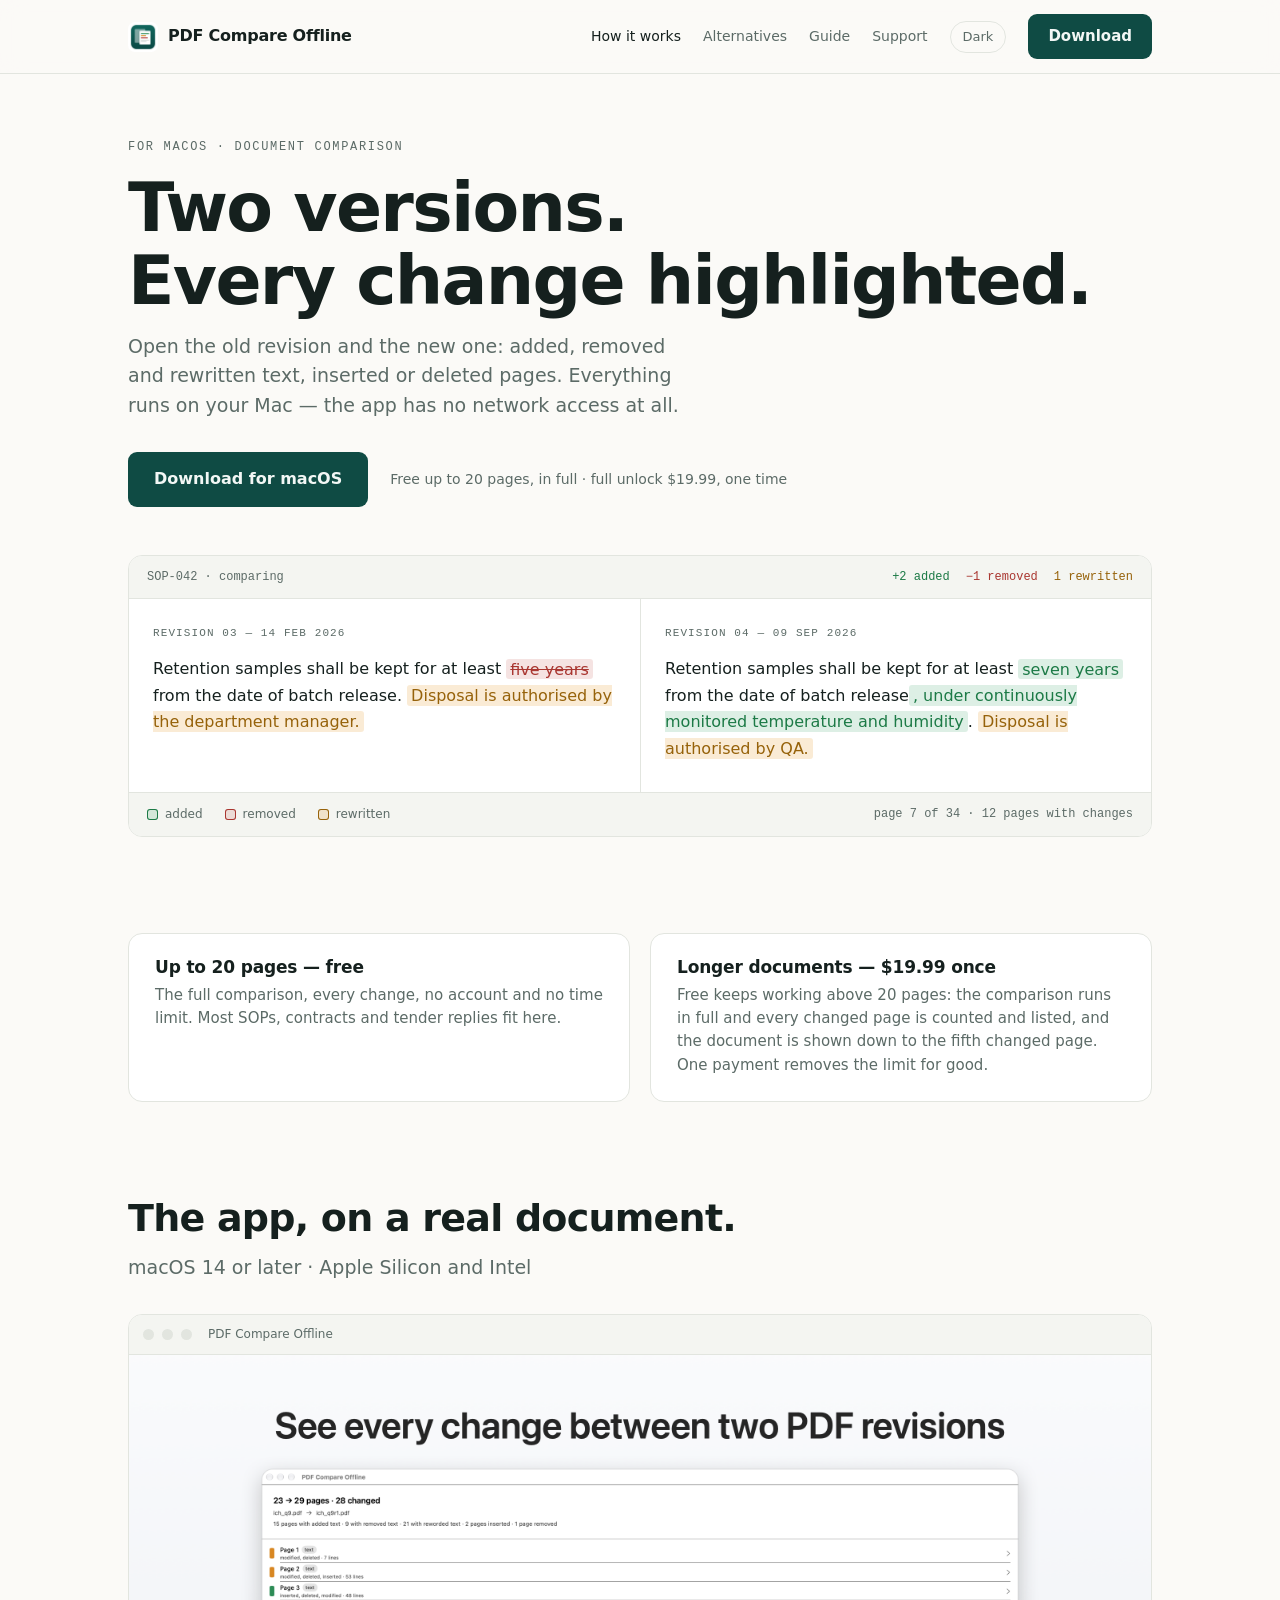
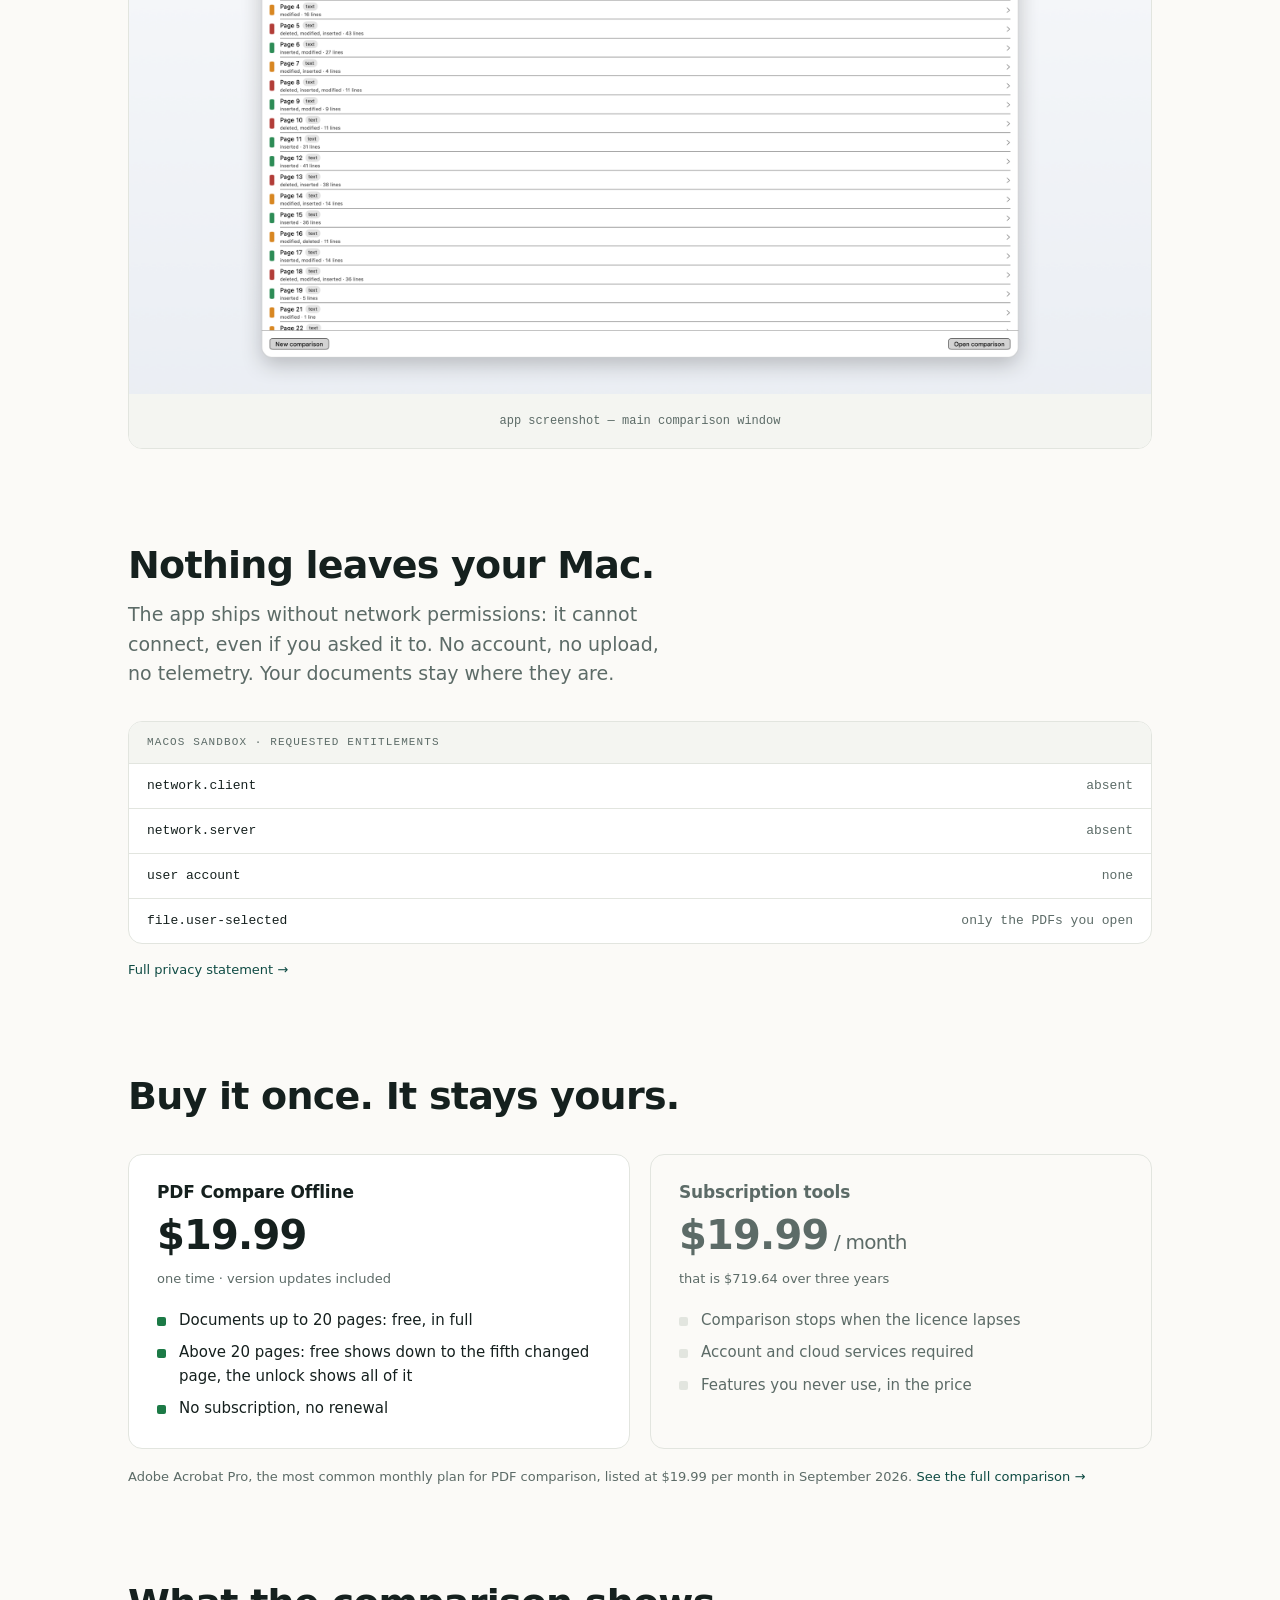
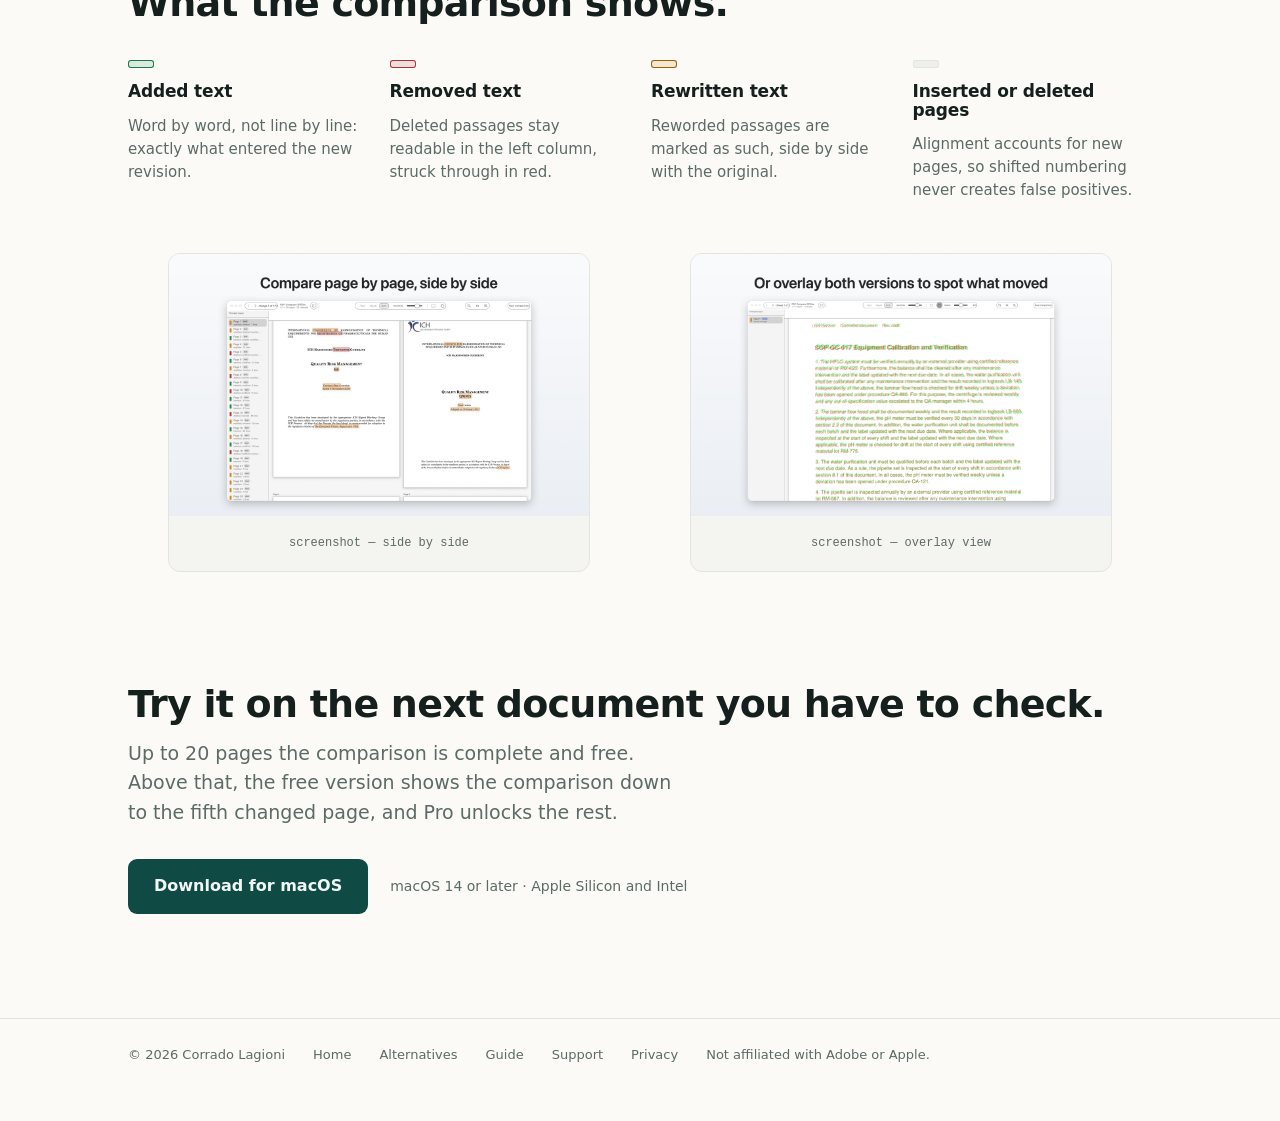
<file: index.html>
<!DOCTYPE html>
<html lang="en">
<head>
<meta charset="utf-8">
<meta name="viewport" content="width=device-width, initial-scale=1">
<!-- REMOVE THIS LINE ON LAUNCH DAY -->
<meta name="robots" content="noindex">
<title>PDF Compare Offline — see what changed between two PDF versions</title>
<meta name="description" content="A Mac app that shows every change between two versions of a PDF: added, removed and rewritten text, inserted and deleted pages. Nothing leaves your Mac.">
<link rel="canonical" href="https://francescolagioni.github.io/pdfcompare/">
<link rel="icon" href="images/icon.png">
<link rel="stylesheet" href="style.css">
</head>
<body>
<header class="top">
  <div class="wrap">
    <a class="logo" href="index.html"><img src="images/icon.png" alt=""> PDF Compare Offline</a>
    <nav>
      <a href="#how" data-n="how" aria-current="true">How it works</a>
      <a href="compare.html" data-n="compare">Alternatives</a>
      <a href="guide.html" data-n="guide">Guide</a>
      <a href="support.html" data-n="support">Support</a>
      <button class="ghost" id="theme" type="button">Dark</button>
      <a class="btn" href="#" data-store>Download</a>
    </nav>
  </div>
</header>

<main class="wrap">

  <div class="hero">
    <p class="eyebrow">For macOS · document comparison</p>
    <h1>Two versions.<br>Every change highlighted.</h1>
    <p class="lede">Open the old revision and the new one: added, removed and rewritten text, inserted or deleted pages. Everything runs on your Mac — the app has no network access at all.</p>
    <div class="cta-row">
      <a class="btn btn-lg" href="#" data-store>Download for macOS</a>
      <span class="cta-note">Free up to 20 pages, in full · full unlock $19.99, one time</span>
    </div>
  </div>

  <div class="panel" id="demo">
    <div class="panel-head">
      <span>SOP-042 · comparing</span>
      <span class="tally"><span class="a">+2 added</span><span class="d">−1 removed</span><span class="m">1 rewritten</span></span>
    </div>
    <div class="cols">
      <div class="col">
        <div class="rev">Revision 03 — 14 Feb 2026</div>
        <p>Retention samples shall be kept for at least <mark class="del">five years</mark> from the date of batch release. <mark class="mod s3">Disposal is authorised by the department manager.</mark></p>
      </div>
      <div class="col">
        <div class="rev">Revision 04 — 09 Sep 2026</div>
        <p>Retention samples shall be kept for at least <mark class="add">seven years</mark> from the date of batch release<mark class="add s2">, under continuously monitored temperature and humidity</mark>. <mark class="mod s3">Disposal is authorised by QA.</mark></p>
      </div>
    </div>
    <div class="panel-foot">
      <span class="key a"><i></i>added</span>
      <span class="key d"><i></i>removed</span>
      <span class="key m"><i></i>rewritten</span>
      <span class="right">page 7 of 34 · 12 pages with changes</span>
    </div>
  </div>

  <section id="pricing">
    <div class="grid2">
      <div class="card" data-reveal>
        <h3>Up to 20 pages — free</h3>
        <p>The full comparison, every change, no account and no time limit. Most SOPs, contracts and tender replies fit here.</p>
      </div>
      <div class="card" data-reveal>
        <h3>Longer documents — $19.99 once</h3>
        <p>Free keeps working above 20 pages: the comparison runs in full and every changed page is counted and listed, and the document is shown down to the fifth changed page. One payment removes the limit for good.</p>
      </div>
    </div>
  </section>

  <section id="how">
    <h2>The app, on a real document.</h2>
    <p class="lede">macOS 14 or later · Apple Silicon and Intel</p>
    <div class="window" data-reveal>
      <div class="window-bar"><i></i><i></i><i></i><span>PDF Compare Offline</span></div>
      <!-- SCREENSHOT: drop images/02-summary.png here and it appears automatically -->
      <figure class="shot big">
        <img src="images/02-summary.png" alt="The comparison window showing changed pages" onerror="this.remove()">
        <figcaption>app screenshot — main comparison window</figcaption>
      </figure>
    </div>
  </section>

  <section id="privacy">
    <h2>Nothing leaves your Mac.</h2>
    <p class="lede">The app ships without network permissions: it cannot connect, even if you asked it to. No account, no upload, no telemetry. Your documents stay where they are.</p>
    <div class="ent" data-reveal>
      <div class="ent-head">macOS sandbox · requested entitlements</div>
      <div class="ent-row"><b>network.client</b><span>absent</span></div>
      <div class="ent-row"><b>network.server</b><span>absent</span></div>
      <div class="ent-row"><b>user account</b><span>none</span></div>
      <div class="ent-row"><b>file.user-selected</b><span>only the PDFs you open</span></div>
    </div>
    <p class="small muted" style="margin-top:16px"><a href="privacy.html">Full privacy statement →</a></p>
  </section>

  <section>
    <h2>Buy it once. It stays yours.</h2>
    <div class="price-grid">
      <div class="price-card" data-reveal>
        <h3>PDF Compare Offline</h3>
        <p class="big">$19.99</p>
        <p class="small muted">one time · version updates included</p>
        <ul>
          <li>Documents up to 20 pages: free, in full</li>
          <li>Above 20 pages: free shows down to the fifth changed page, the unlock shows all of it</li>
          <li>No subscription, no renewal</li>
        </ul>
      </div>
      <div class="price-card is-them" data-reveal>
        <h3 class="muted">Subscription tools</h3>
        <p class="big">$19.99<span style="font-size:20px;font-weight:500"> / month</span></p>
        <p class="small muted">that is $719.64 over three years</p>
        <ul>
          <li>Comparison stops when the licence lapses</li>
          <li>Account and cloud services required</li>
          <li>Features you never use, in the price</li>
        </ul>
      </div>
    </div>
    <p class="small muted" style="margin-top:18px">Adobe Acrobat Pro, the most common monthly plan for PDF comparison, listed at $19.99 per month in September 2026. <a href="compare.html">See the full comparison →</a></p>
  </section>

  <section>
    <h2>What the comparison shows.</h2>
    <div class="grid4">
      <div class="feat a" data-reveal><i></i><h3>Added text</h3><p>Word by word, not line by line: exactly what entered the new revision.</p></div>
      <div class="feat d" data-reveal><i></i><h3>Removed text</h3><p>Deleted passages stay readable in the left column, struck through in red.</p></div>
      <div class="feat m" data-reveal><i></i><h3>Rewritten text</h3><p>Reworded passages are marked as such, side by side with the original.</p></div>
      <div class="feat p" data-reveal><i></i><h3>Inserted or deleted pages</h3><p>Alignment accounts for new pages, so shifted numbering never creates false positives.</p></div>
    </div>
    <div class="grid2">
      <figure class="shot"><img src="images/03-side-by-side.png" alt="A page shown in both revisions" onerror="this.remove()"><figcaption>screenshot — side by side</figcaption></figure>
      <figure class="shot"><img src="images/04-overlay.png" alt="Two versions of a page overlaid" onerror="this.remove()"><figcaption>screenshot — overlay view</figcaption></figure>
    </div>
  </section>

  <section>
    <h2>Try it on the next document you have to check.</h2>
    <p class="lede">Up to 20 pages the comparison is complete and free. Above that, the free version shows the comparison down to the fifth changed page, and Pro unlocks the rest.</p>
    <div class="cta-row">
      <a class="btn btn-lg" href="#" data-store>Download for macOS</a>
      <span class="cta-note">macOS 14 or later · Apple Silicon and Intel</span>
    </div>
  </section>

</main>
<footer>
  <div class="wrap">
    <span>© 2026 Corrado Lagioni</span>
    <a href="index.html">Home</a>
    <a href="compare.html">Alternatives</a>
    <a href="guide.html">Guide</a>
    <a href="support.html">Support</a>
    <a href="privacy.html">Privacy</a>
    <span class="muted">Not affiliated with Adobe or Apple.</span>
  </div>
</footer>
<script src="site.js"></script>
</body>
</html>
</file>
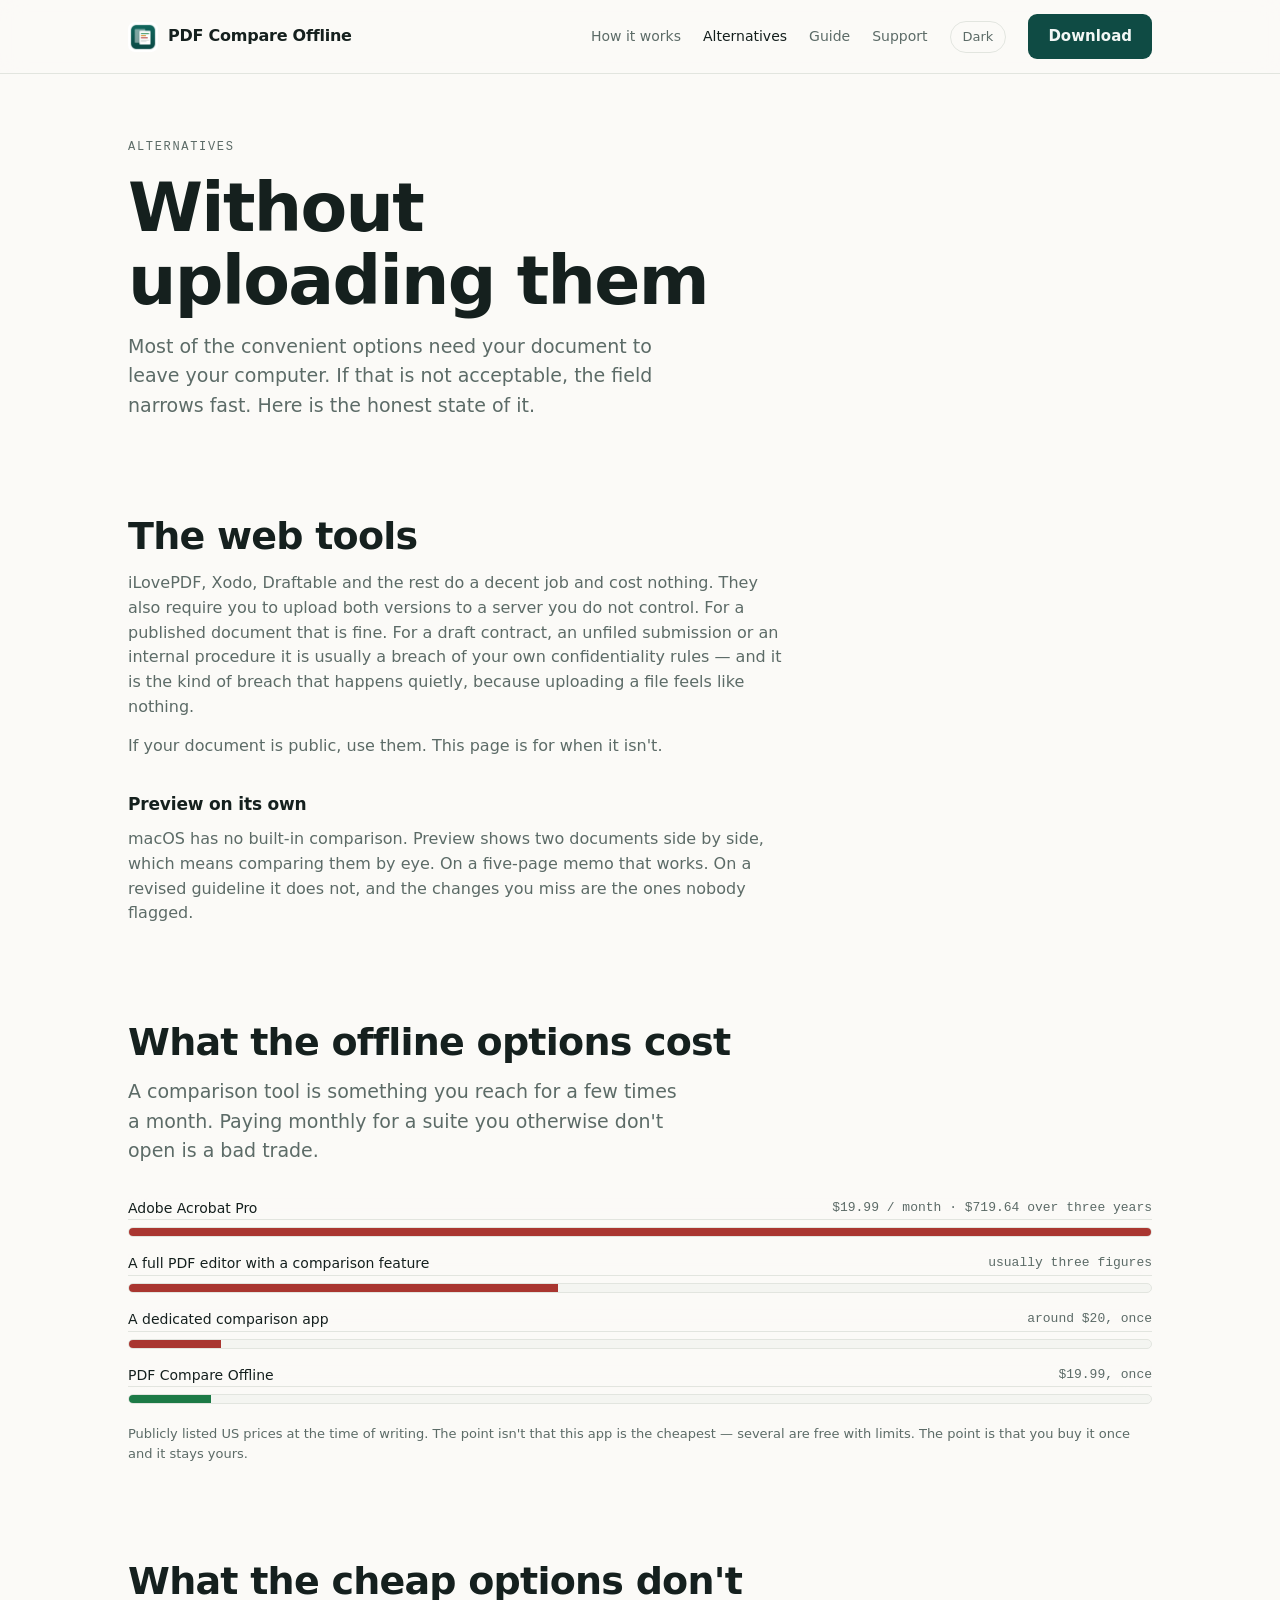
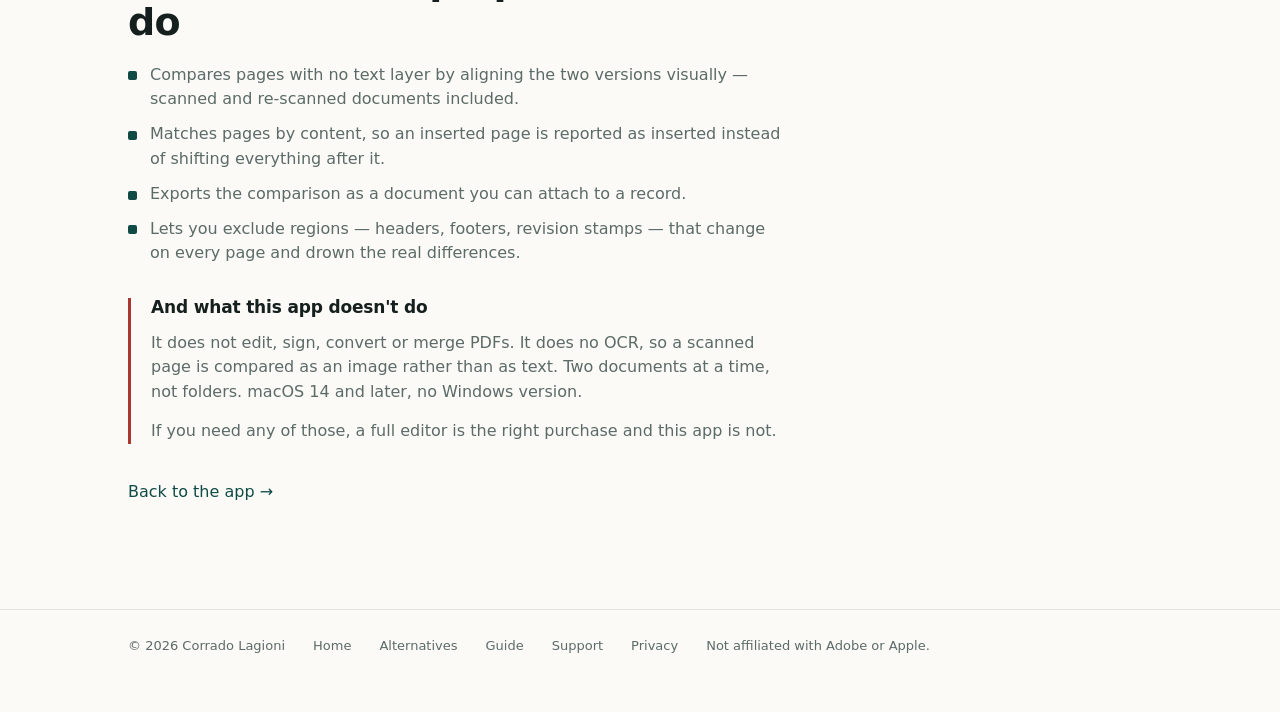
<file: compare.html>
<!DOCTYPE html>
<html lang="en">
<head>
<meta charset="utf-8">
<meta name="viewport" content="width=device-width, initial-scale=1">
<!-- REMOVE THIS LINE ON LAUNCH DAY -->
<meta name="robots" content="noindex">
<title>Comparing two PDF versions on a Mac without uploading them</title>
<meta name="description" content="Online comparison tools need your file on their server. What the offline options for macOS cost, and what each one actually does.">
<link rel="canonical" href="https://francescolagioni.github.io/pdfcompare/compare.html">
<link rel="icon" href="images/icon.png">
<link rel="stylesheet" href="style.css">
</head>
<body>
<header class="top">
  <div class="wrap">
    <a class="logo" href="index.html"><img src="images/icon.png" alt=""> PDF Compare Offline</a>
    <nav>
      <a href="index.html#how" data-n="how">How it works</a>
      <a href="compare.html" data-n="compare" aria-current="page">Alternatives</a>
      <a href="guide.html" data-n="guide">Guide</a>
      <a href="support.html" data-n="support">Support</a>
      <button class="ghost" id="theme" type="button">Dark</button>
      <a class="btn" href="#" data-store>Download</a>
    </nav>
  </div>
</header>

<main class="wrap">
  <div class="hero narrow">
    <p class="eyebrow">Alternatives</p>
    <h1>Without uploading them</h1>
    <p class="lede">Most of the convenient options need your document to leave your computer. If that is not acceptable, the field narrows fast. Here is the honest state of it.</p>
  </div>

  <section>
    <div class="narrow">
      <h2>The web tools</h2>
      <p class="muted">iLovePDF, Xodo, Draftable and the rest do a decent job and cost nothing. They also require you to upload both versions to a server you do not control. For a published document that is fine. For a draft contract, an unfiled submission or an internal procedure it is usually a breach of your own confidentiality rules — and it is the kind of breach that happens quietly, because uploading a file feels like nothing.</p>
      <p class="muted">If your document is public, use them. This page is for when it isn't.</p>
      <h3 style="margin-top:36px">Preview on its own</h3>
      <p class="muted">macOS has no built-in comparison. Preview shows two documents side by side, which means comparing them by eye. On a five-page memo that works. On a revised guideline it does not, and the changes you miss are the ones nobody flagged.</p>
    </div>
  </section>

  <section>
    <h2>What the offline options cost</h2>
    <p class="lede">A comparison tool is something you reach for a few times a month. Paying monthly for a suite you otherwise don't open is a bad trade.</p>
    <div class="costs">
      <div class="cost" style="--w:100%"><div class="top"><span>Adobe Acrobat Pro</span><em>$19.99 / month · $719.64 over three years</em></div><div class="track"><div class="fill"></div></div></div>
      <div class="cost" style="--w:42%"><div class="top"><span>A full PDF editor with a comparison feature</span><em>usually three figures</em></div><div class="track"><div class="fill"></div></div></div>
      <div class="cost" style="--w:9%"><div class="top"><span>A dedicated comparison app</span><em>around $20, once</em></div><div class="track"><div class="fill"></div></div></div>
      <div class="cost is-ours" style="--w:8%"><div class="top"><span>PDF Compare Offline</span><em>$19.99, once</em></div><div class="track"><div class="fill"></div></div></div>
    </div>
    <p class="small muted" style="margin-top:20px">Publicly listed US prices at the time of writing. The point isn't that this app is the cheapest — several are free with limits. The point is that you buy it once and it stays yours.</p>
  </section>

  <section>
    <div class="narrow">
      <h2>What the cheap options don't do</h2>
      <ul class="plain">
        <li>Compares pages with no text layer by aligning the two versions visually — scanned and re-scanned documents included.</li>
        <li>Matches pages by content, so an inserted page is reported as inserted instead of shifting everything after it.</li>
        <li>Exports the comparison as a document you can attach to a record.</li>
        <li>Lets you exclude regions — headers, footers, revision stamps — that change on every page and drown the real differences.</li>
      </ul>
      <div class="note d">
        <h3>And what this app doesn't do</h3>
        <p class="muted">It does not edit, sign, convert or merge PDFs. It does no OCR, so a scanned page is compared as an image rather than as text. Two documents at a time, not folders. macOS 14 and later, no Windows version.</p>
        <p class="muted">If you need any of those, a full editor is the right purchase and this app is not.</p>
      </div>
      <p style="margin-top:36px"><a href="index.html">Back to the app →</a></p>
    </div>
  </section>
</main>
<footer>
  <div class="wrap">
    <span>© 2026 Corrado Lagioni</span>
    <a href="index.html">Home</a>
    <a href="compare.html">Alternatives</a>
    <a href="guide.html">Guide</a>
    <a href="support.html">Support</a>
    <a href="privacy.html">Privacy</a>
    <span class="muted">Not affiliated with Adobe or Apple.</span>
  </div>
</footer>
<script src="site.js"></script>
</body>
</html>
</file>
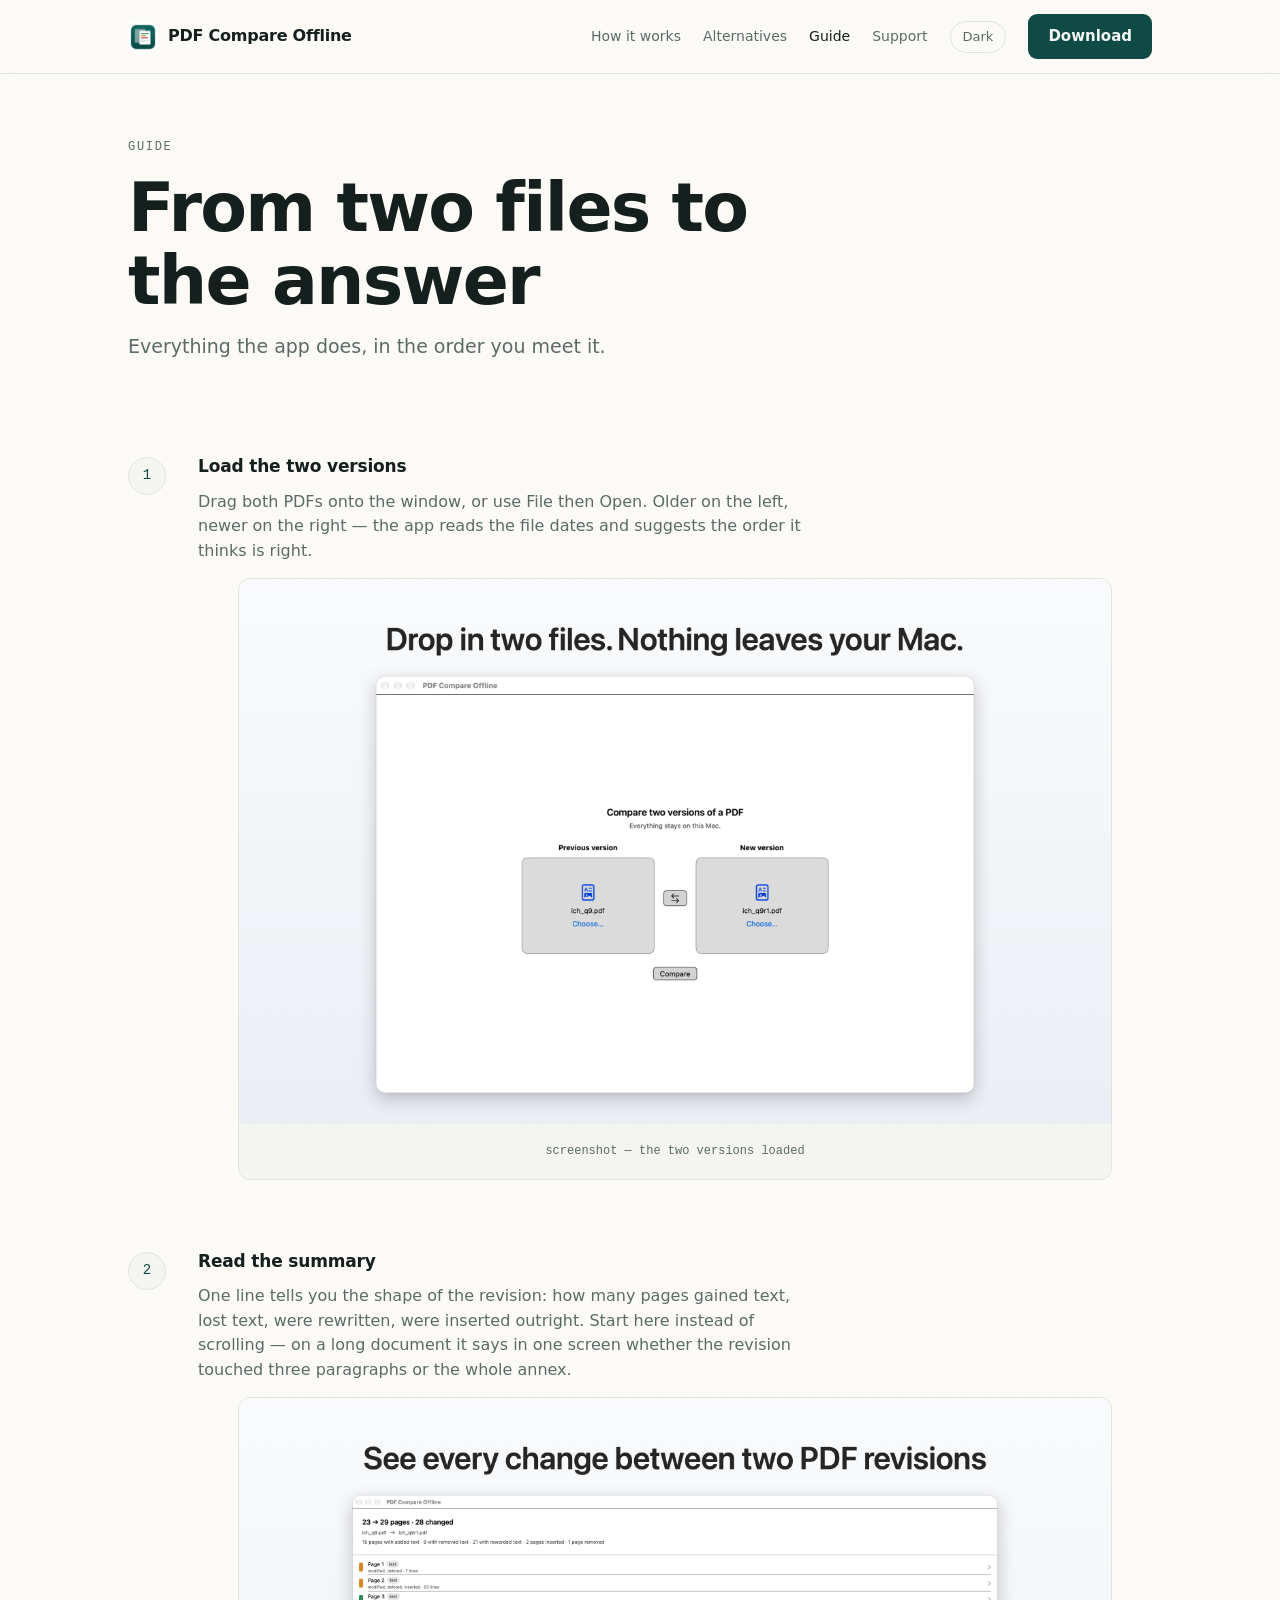
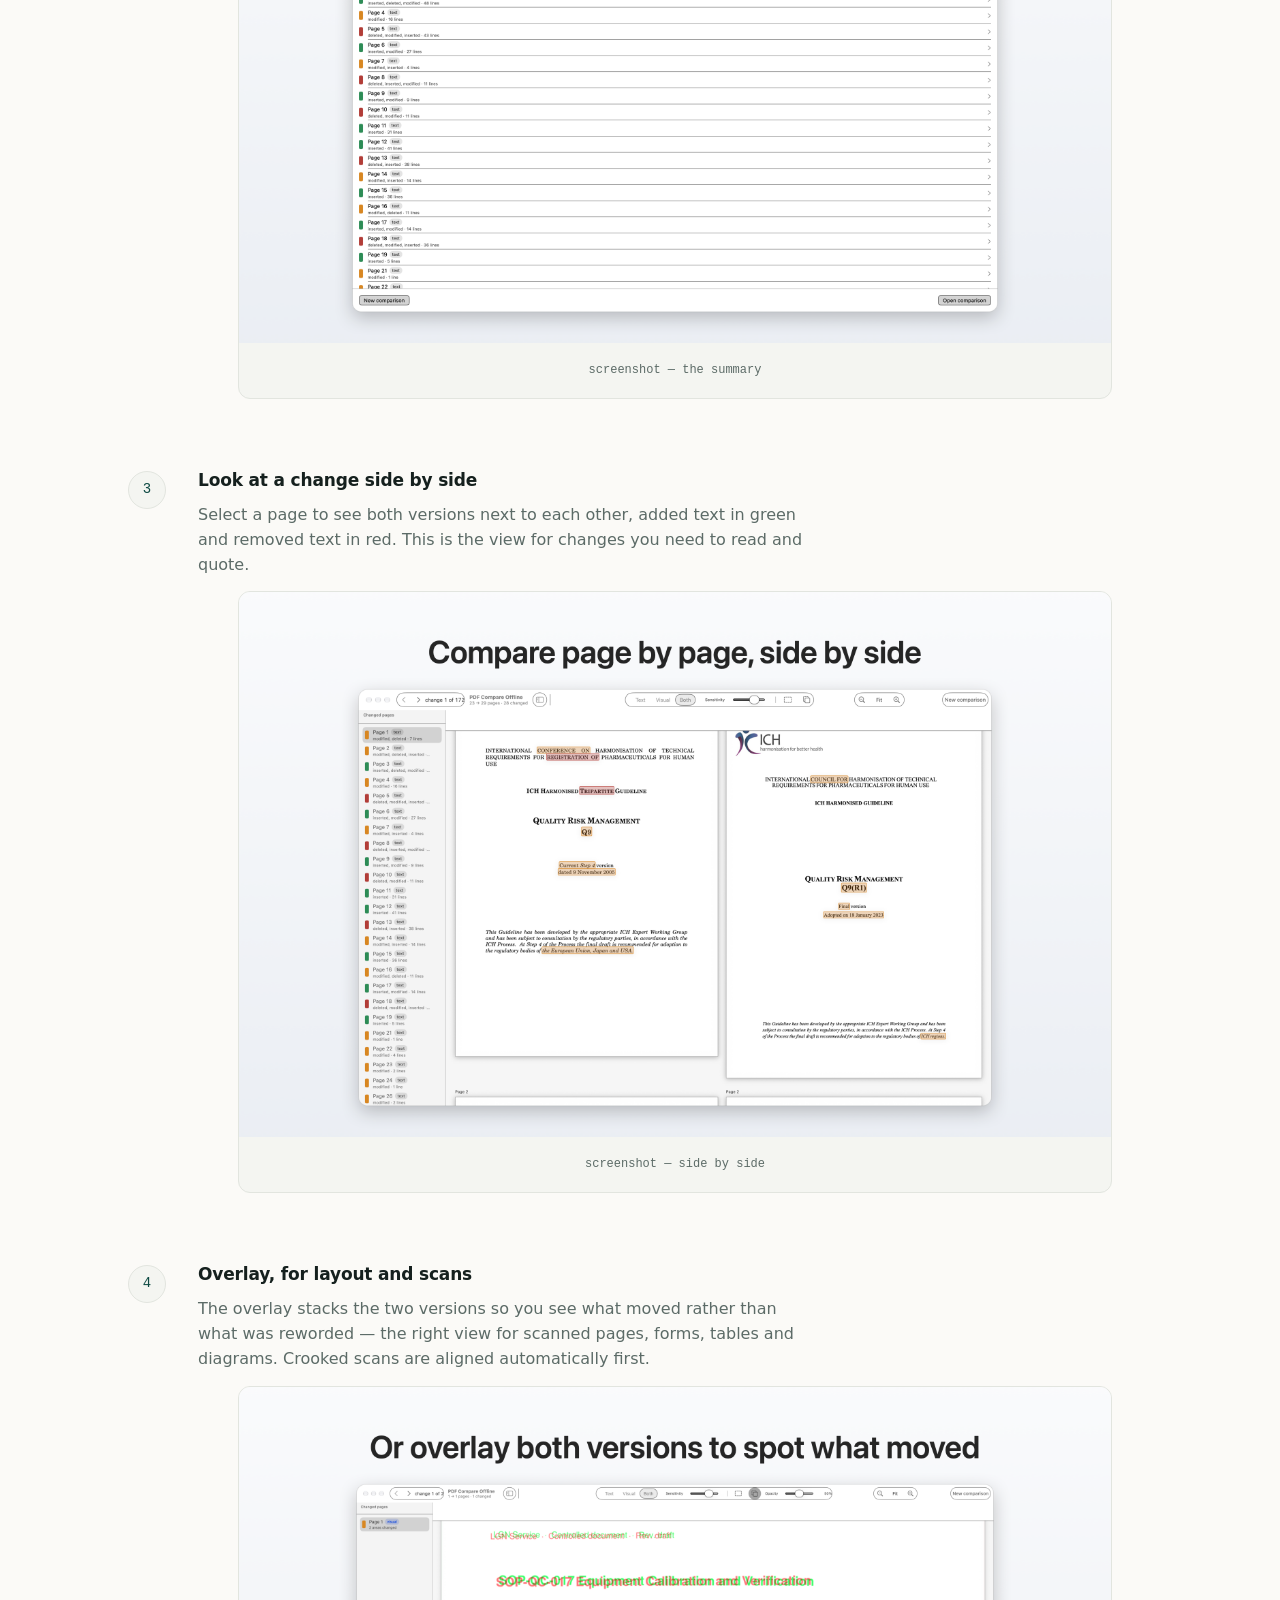
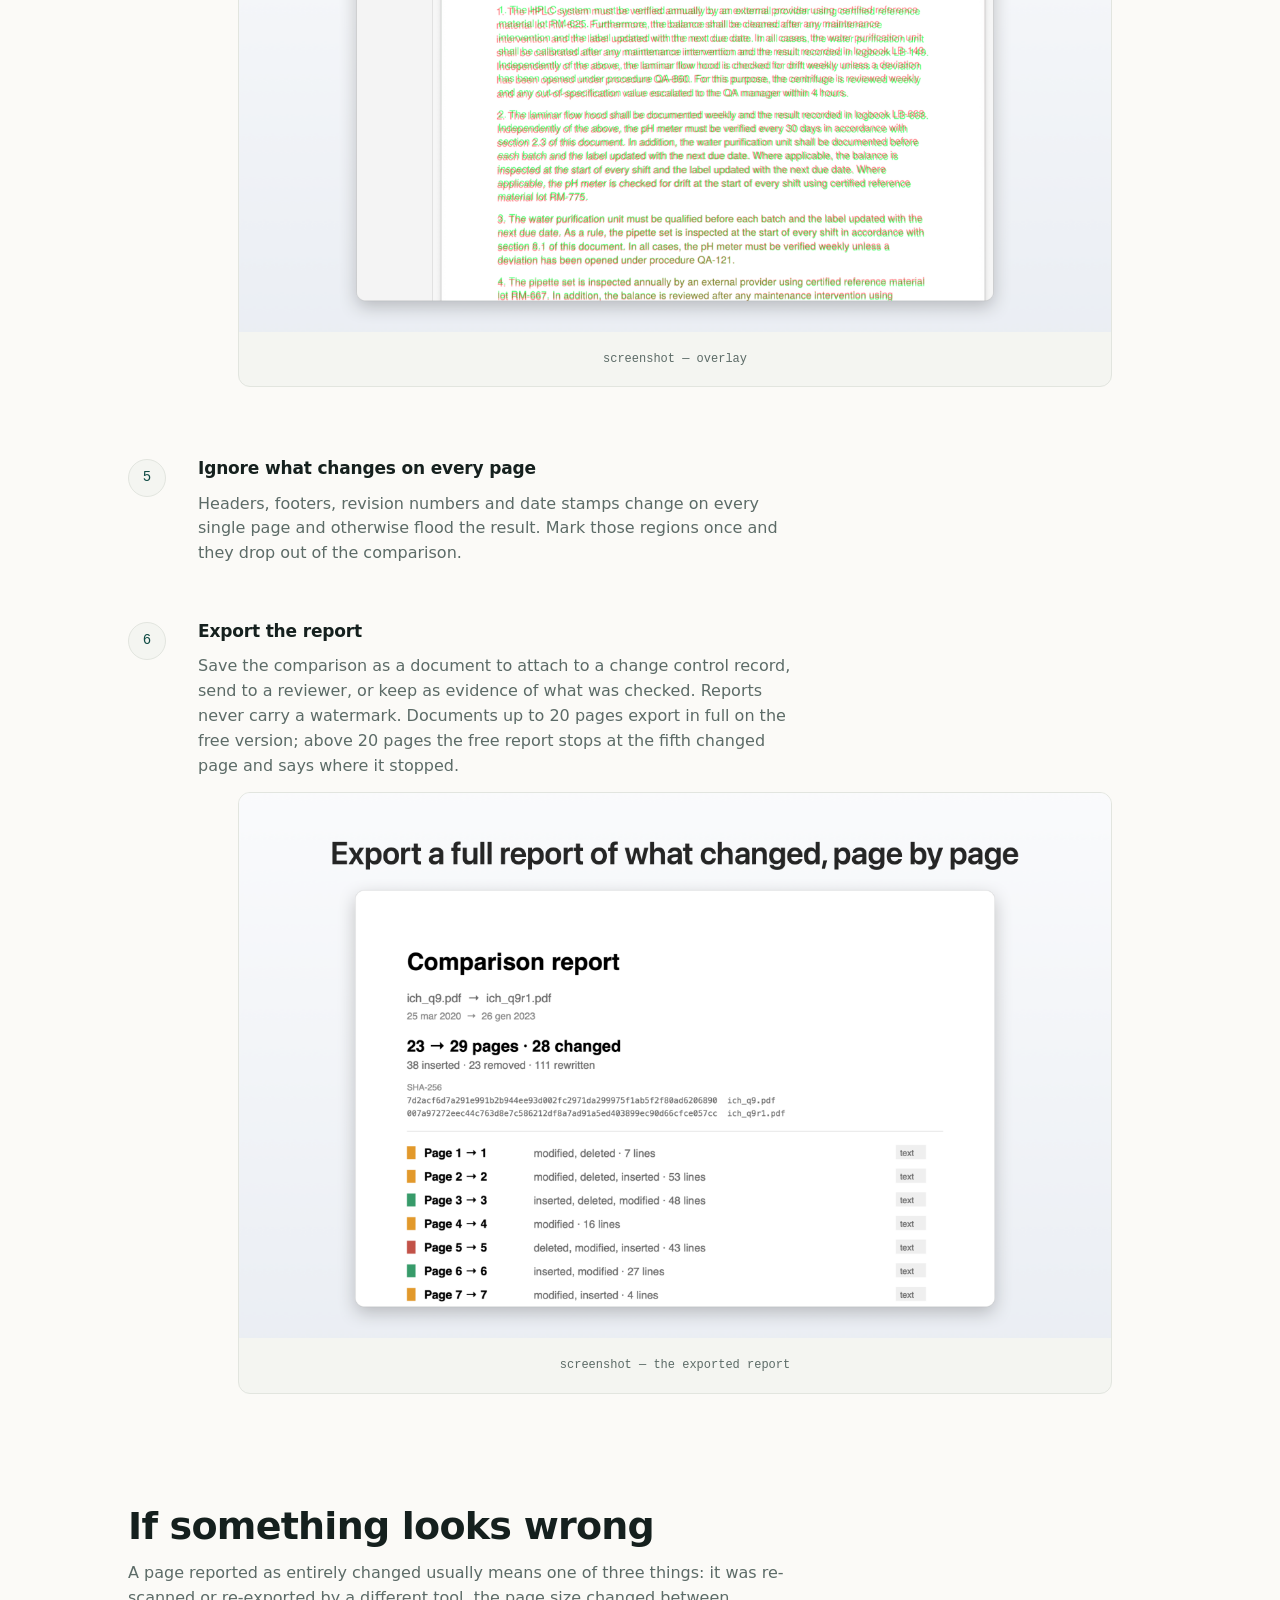
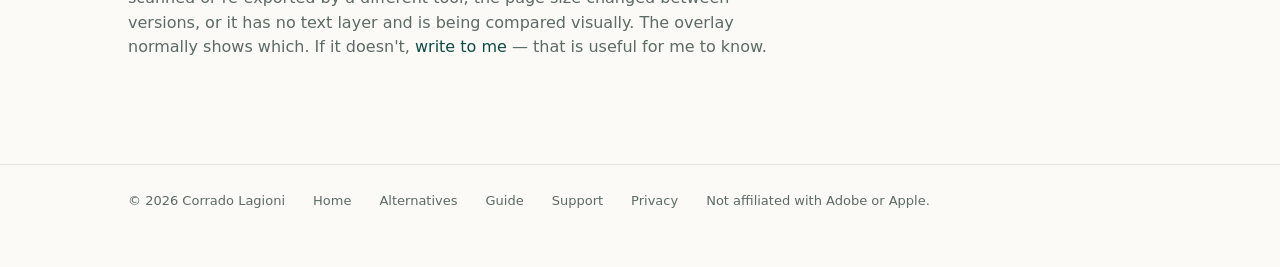
<file: guide.html>
<!DOCTYPE html>
<html lang="en">
<head>
<meta charset="utf-8">
<meta name="viewport" content="width=device-width, initial-scale=1">
<!-- REMOVE THIS LINE ON LAUNCH DAY -->
<meta name="robots" content="noindex">
<title>Guide — PDF Compare Offline</title>
<meta name="description" content="How to compare two versions of a PDF on a Mac: loading the files, reading the result, ignoring headers, exporting the report.">
<link rel="canonical" href="https://francescolagioni.github.io/pdfcompare/guide.html">
<link rel="icon" href="images/icon.png">
<link rel="stylesheet" href="style.css">
</head>
<body>
<header class="top">
  <div class="wrap">
    <a class="logo" href="index.html"><img src="images/icon.png" alt=""> PDF Compare Offline</a>
    <nav>
      <a href="index.html#how" data-n="how">How it works</a>
      <a href="compare.html" data-n="compare">Alternatives</a>
      <a href="guide.html" data-n="guide" aria-current="page">Guide</a>
      <a href="support.html" data-n="support">Support</a>
      <button class="ghost" id="theme" type="button">Dark</button>
      <a class="btn" href="#" data-store>Download</a>
    </nav>
  </div>
</header>

<main class="wrap">
  <div class="hero narrow">
    <p class="eyebrow">Guide</p>
    <h1>From two files to the answer</h1>
    <p class="lede">Everything the app does, in the order you meet it.</p>
  </div>

  <section>
    <div class="step" data-reveal>
      <div class="step-n">1</div>
      <div>
        <h3>Load the two versions</h3>
        <p>Drag both PDFs onto the window, or use File then Open. Older on the left, newer on the right — the app reads the file dates and suggests the order it thinks is right.</p>
        <figure class="shot"><img src="images/01-drop.png" alt="Two PDF files dropped into the app" onerror="this.remove()"><figcaption>screenshot — the two versions loaded</figcaption></figure>
      </div>
    </div>

    <div class="step" data-reveal>
      <div class="step-n">2</div>
      <div>
        <h3>Read the summary</h3>
        <p>One line tells you the shape of the revision: how many pages gained text, lost text, were rewritten, were inserted outright. Start here instead of scrolling — on a long document it says in one screen whether the revision touched three paragraphs or the whole annex.</p>
        <figure class="shot"><img src="images/02-summary.png" alt="Summary of changed, inserted and removed pages" onerror="this.remove()"><figcaption>screenshot — the summary</figcaption></figure>
      </div>
    </div>

    <div class="step" data-reveal>
      <div class="step-n">3</div>
      <div>
        <h3>Look at a change side by side</h3>
        <p>Select a page to see both versions next to each other, added text in green and removed text in red. This is the view for changes you need to read and quote.</p>
        <figure class="shot"><img src="images/03-side-by-side.png" alt="A page in both revisions, side by side" onerror="this.remove()"><figcaption>screenshot — side by side</figcaption></figure>
      </div>
    </div>

    <div class="step" data-reveal>
      <div class="step-n">4</div>
      <div>
        <h3>Overlay, for layout and scans</h3>
        <p>The overlay stacks the two versions so you see what moved rather than what was reworded — the right view for scanned pages, forms, tables and diagrams. Crooked scans are aligned automatically first.</p>
        <figure class="shot"><img src="images/04-overlay.png" alt="Two versions of a page overlaid" onerror="this.remove()"><figcaption>screenshot — overlay</figcaption></figure>
      </div>
    </div>

    <div class="step" data-reveal>
      <div class="step-n">5</div>
      <div>
        <h3>Ignore what changes on every page</h3>
        <p>Headers, footers, revision numbers and date stamps change on every single page and otherwise flood the result. Mark those regions once and they drop out of the comparison.</p>
      </div>
    </div>

    <div class="step" data-reveal>
      <div class="step-n">6</div>
      <div>
        <h3>Export the report</h3>
        <p>Save the comparison as a document to attach to a change control record, send to a reviewer, or keep as evidence of what was checked. Reports never carry a watermark. Documents up to 20 pages export in full on the free version; above 20 pages the free report stops at the fifth changed page and says where it stopped.</p>
        <figure class="shot"><img src="images/05-report.png" alt="The exported comparison report" onerror="this.remove()"><figcaption>screenshot — the exported report</figcaption></figure>
      </div>
    </div>
  </section>

  <section>
    <div class="narrow">
      <h2>If something looks wrong</h2>
      <p class="muted">A page reported as entirely changed usually means one of three things: it was re-scanned or re-exported by a different tool, the page size changed between versions, or it has no text layer and is being compared visually. The overlay normally shows which. If it doesn't, <a href="support.html">write to me</a> — that is useful for me to know.</p>
    </div>
  </section>
</main>
<footer>
  <div class="wrap">
    <span>© 2026 Corrado Lagioni</span>
    <a href="index.html">Home</a>
    <a href="compare.html">Alternatives</a>
    <a href="guide.html">Guide</a>
    <a href="support.html">Support</a>
    <a href="privacy.html">Privacy</a>
    <span class="muted">Not affiliated with Adobe or Apple.</span>
  </div>
</footer>
<script src="site.js"></script>
</body>
</html>
</file>
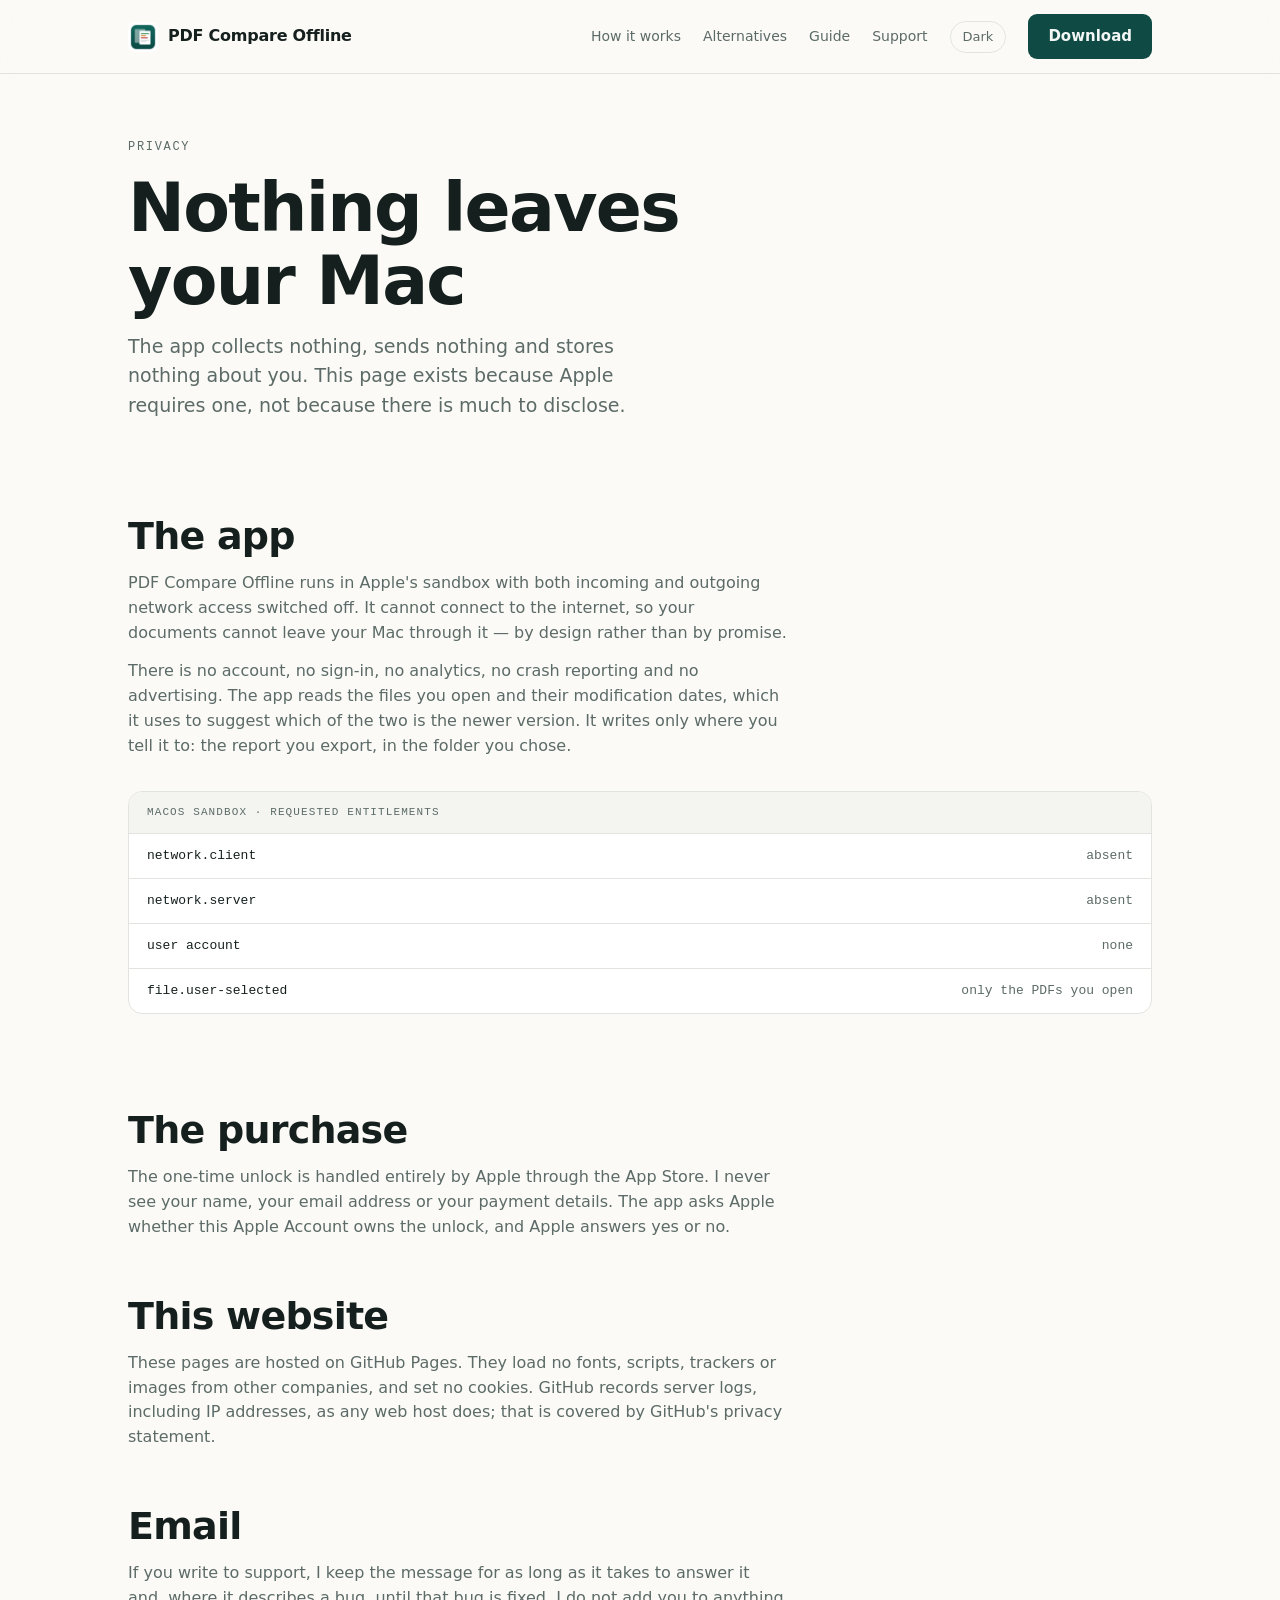
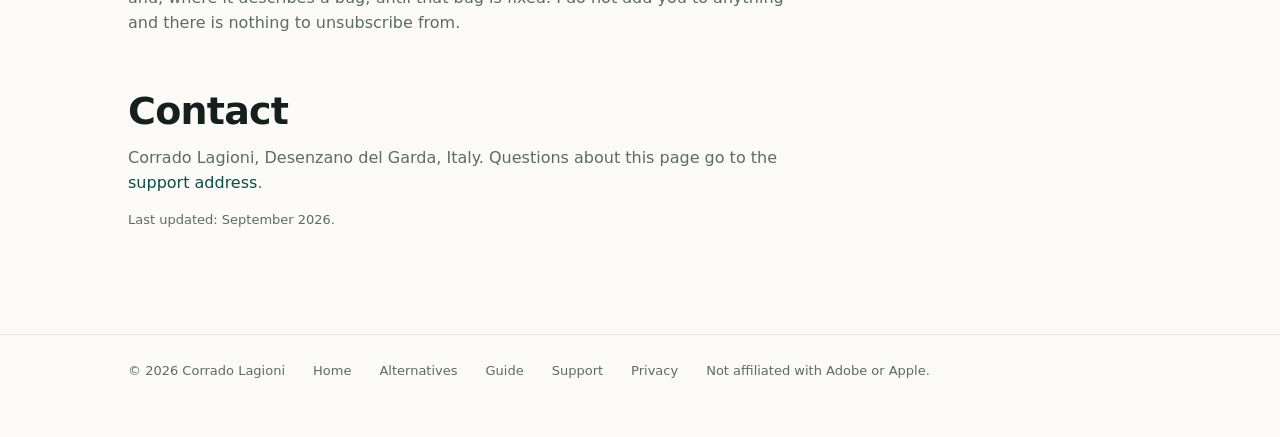
<file: privacy.html>
<!DOCTYPE html>
<html lang="en">
<head>
<meta charset="utf-8">
<meta name="viewport" content="width=device-width, initial-scale=1">
<!-- REMOVE THIS LINE ON LAUNCH DAY -->
<meta name="robots" content="noindex">
<title>Privacy — PDF Compare Offline</title>
<meta name="description" content="PDF Compare Offline collects nothing and sends nothing. It has no network access.">
<link rel="canonical" href="https://francescolagioni.github.io/pdfcompare/privacy.html">
<link rel="icon" href="images/icon.png">
<link rel="stylesheet" href="style.css">
</head>
<body>
<header class="top">
  <div class="wrap">
    <a class="logo" href="index.html"><img src="images/icon.png" alt=""> PDF Compare Offline</a>
    <nav>
      <a href="index.html#how" data-n="how">How it works</a>
      <a href="compare.html" data-n="compare">Alternatives</a>
      <a href="guide.html" data-n="guide">Guide</a>
      <a href="support.html" data-n="support">Support</a>
      <button class="ghost" id="theme" type="button">Dark</button>
      <a class="btn" href="#" data-store>Download</a>
    </nav>
  </div>
</header>

<main class="wrap">
  <div class="hero narrow">
    <p class="eyebrow">Privacy</p>
    <h1>Nothing leaves your Mac</h1>
    <p class="lede">The app collects nothing, sends nothing and stores nothing about you. This page exists because Apple requires one, not because there is much to disclose.</p>
  </div>

  <section>
    <div class="narrow">
      <h2>The app</h2>
      <p class="muted">PDF Compare Offline runs in Apple's sandbox with both incoming and outgoing network access switched off. It cannot connect to the internet, so your documents cannot leave your Mac through it — by design rather than by promise.</p>
      <p class="muted">There is no account, no sign-in, no analytics, no crash reporting and no advertising. The app reads the files you open and their modification dates, which it uses to suggest which of the two is the newer version. It writes only where you tell it to: the report you export, in the folder you chose.</p>
    </div>
    <div class="ent">
      <div class="ent-head">macOS sandbox · requested entitlements</div>
      <div class="ent-row"><b>network.client</b><span>absent</span></div>
      <div class="ent-row"><b>network.server</b><span>absent</span></div>
      <div class="ent-row"><b>user account</b><span>none</span></div>
      <div class="ent-row"><b>file.user-selected</b><span>only the PDFs you open</span></div>
    </div>
  </section>

  <section>
    <div class="narrow">
      <h2>The purchase</h2>
      <p class="muted">The one-time unlock is handled entirely by Apple through the App Store. I never see your name, your email address or your payment details. The app asks Apple whether this Apple Account owns the unlock, and Apple answers yes or no.</p>

      <h2 style="margin-top:56px">This website</h2>
      <p class="muted">These pages are hosted on GitHub Pages. They load no fonts, scripts, trackers or images from other companies, and set no cookies. GitHub records server logs, including IP addresses, as any web host does; that is covered by GitHub's privacy statement.</p>

      <h2 style="margin-top:56px">Email</h2>
      <p class="muted">If you write to support, I keep the message for as long as it takes to answer it and, where it describes a bug, until that bug is fixed. I do not add you to anything and there is nothing to unsubscribe from.</p>

      <h2 style="margin-top:56px">Contact</h2>
      <p class="muted">Corrado Lagioni, Desenzano del Garda, Italy. Questions about this page go to the <a href="support.html">support address</a>.</p>
      <p class="small muted">Last updated: September 2026.</p>
    </div>
  </section>
</main>
<footer>
  <div class="wrap">
    <span>© 2026 Corrado Lagioni</span>
    <a href="index.html">Home</a>
    <a href="compare.html">Alternatives</a>
    <a href="guide.html">Guide</a>
    <a href="support.html">Support</a>
    <a href="privacy.html">Privacy</a>
    <span class="muted">Not affiliated with Adobe or Apple.</span>
  </div>
</footer>
<script src="site.js"></script>
</body>
</html>
</file>
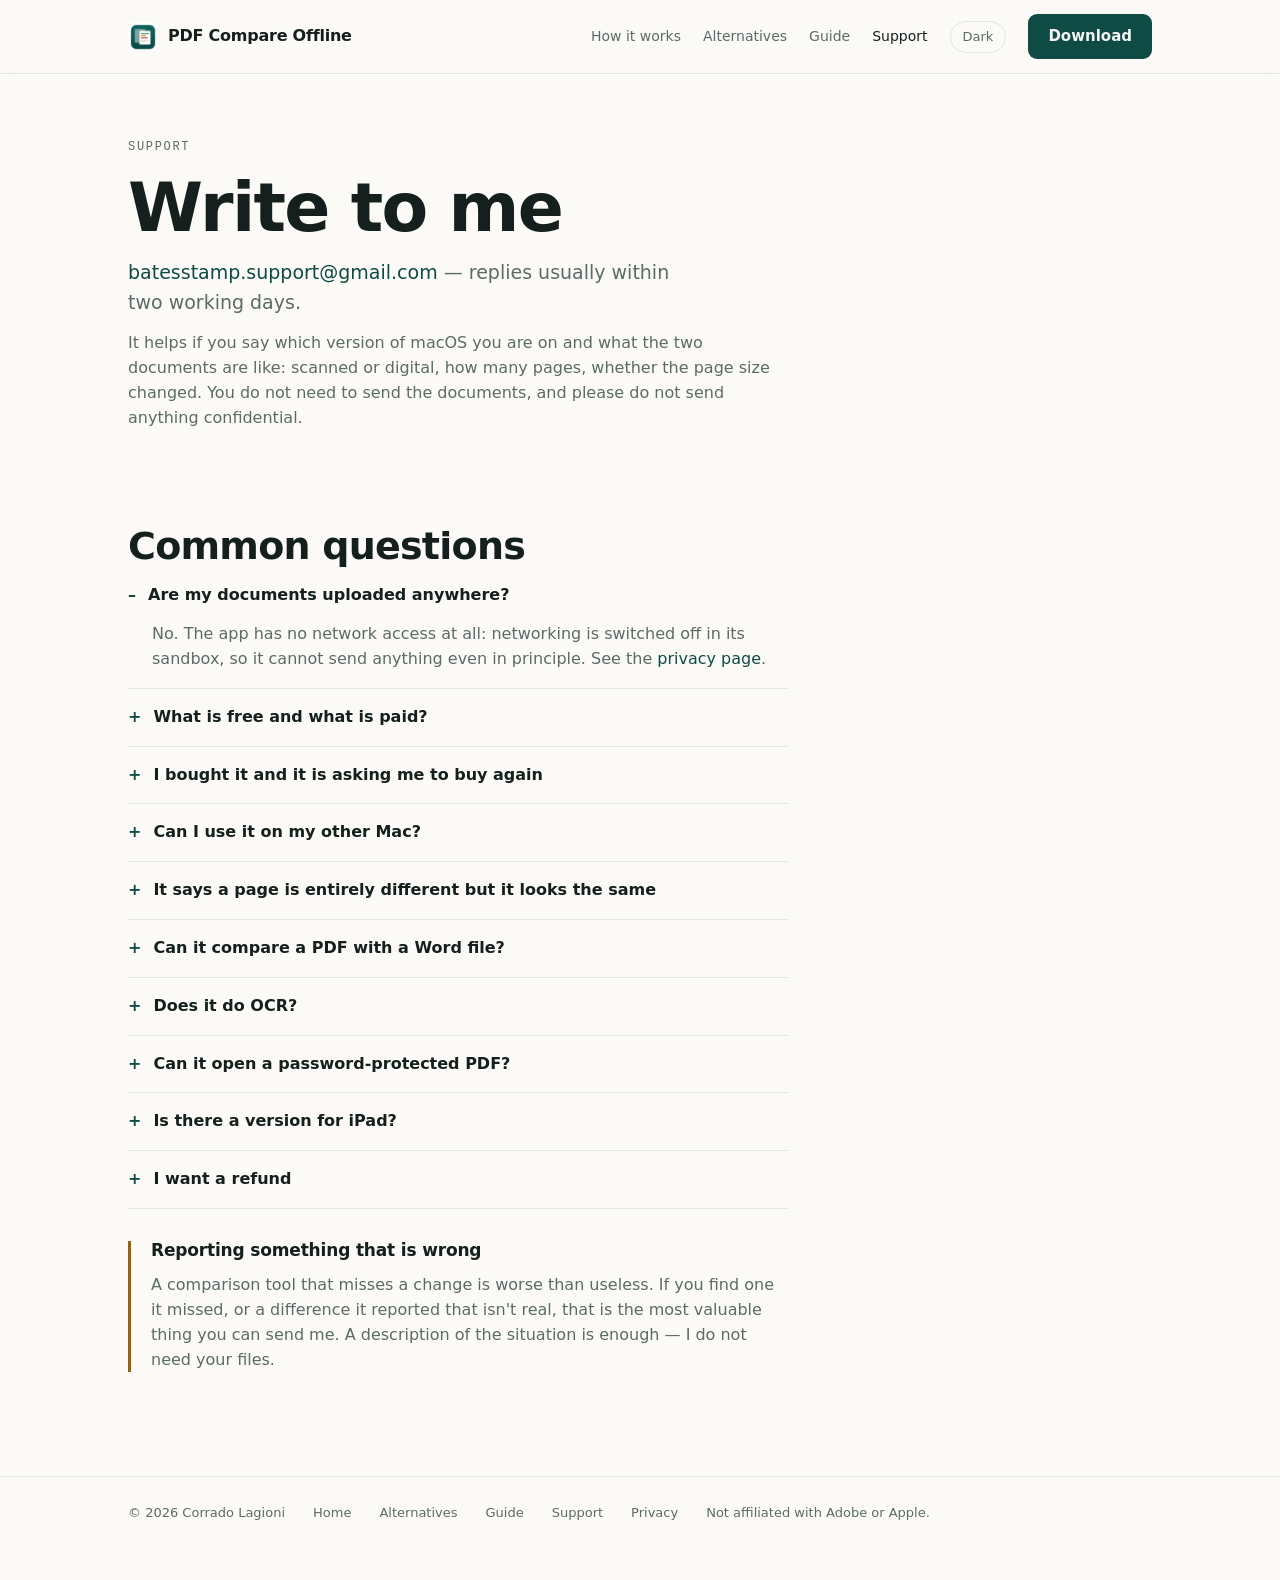
<file: support.html>
<!DOCTYPE html>
<html lang="en">
<head>
<meta charset="utf-8">
<meta name="viewport" content="width=device-width, initial-scale=1">
<!-- REMOVE THIS LINE ON LAUNCH DAY -->
<meta name="robots" content="noindex">
<title>Support — PDF Compare Offline</title>
<meta name="description" content="Support for PDF Compare Offline: how to get help, common questions, refunds.">
<link rel="canonical" href="https://francescolagioni.github.io/pdfcompare/support.html">
<link rel="icon" href="images/icon.png">
<link rel="stylesheet" href="style.css">
</head>
<body>
<header class="top">
  <div class="wrap">
    <a class="logo" href="index.html"><img src="images/icon.png" alt=""> PDF Compare Offline</a>
    <nav>
      <a href="index.html#how" data-n="how">How it works</a>
      <a href="compare.html" data-n="compare">Alternatives</a>
      <a href="guide.html" data-n="guide">Guide</a>
      <a href="support.html" data-n="support" aria-current="page">Support</a>
      <button class="ghost" id="theme" type="button">Dark</button>
      <a class="btn" href="#" data-store>Download</a>
    </nav>
  </div>
</header>

<main class="wrap">
  <div class="hero narrow">
    <p class="eyebrow">Support</p>
    <h1>Write to me</h1>
    <p class="lede"><a href="mailto:batesstamp.support@gmail.com">batesstamp.support@gmail.com</a> — replies usually within two working days.</p>
    <p class="muted">It helps if you say which version of macOS you are on and what the two documents are like: scanned or digital, how many pages, whether the page size changed. You do not need to send the documents, and please do not send anything confidential.</p>
  </div>

  <section>
    <div class="narrow">
      <h2>Common questions</h2>
      <details open><summary>Are my documents uploaded anywhere?</summary><p>No. The app has no network access at all: networking is switched off in its sandbox, so it cannot send anything even in principle. See the <a href="privacy.html">privacy page</a>.</p></details>
      <details><summary>What is free and what is paid?</summary><p>Documents up to 20 pages are compared in full and free, with no time limit and no account. Above 20 pages the comparison still runs completely and every changed page is counted and listed, but the document is shown down to the fifth changed page and covered after it; exported reports stop at the same point and say so. There is no watermark anywhere. The one-time unlock shows the rest. There is no subscription.</p></details>
      <details><summary>I bought it and it is asking me to buy again</summary><p>Choose Restore Purchases, in the unlock panel or in the app menu. Make sure you are signed in to the Mac App Store with the same Apple Account you bought it with.</p></details>
      <details><summary>Can I use it on my other Mac?</summary><p>Yes. The purchase is tied to your Apple Account, not to one computer.</p></details>
      <details><summary>It says a page is entirely different but it looks the same</summary><p>Usually the page size changed between versions, or the page was re-scanned and has no text layer, so it is compared visually rather than textually. The overlay view normally shows which. If neither explains it, write to me and tell me what the two documents are.</p></details>
      <details><summary>Can it compare a PDF with a Word file?</summary><p>No, two PDFs only. Export the Word file to PDF first.</p></details>
      <details><summary>Does it do OCR?</summary><p>No. Scanned pages are compared as images, which finds changes but cannot quote the text.</p></details>
      <details><summary>Can it open a password-protected PDF?</summary><p>No. Remove the password first, then compare.</p></details>
      <details><summary>Is there a version for iPad?</summary><p>Not yet. The app is macOS only for now.</p></details>
      <details><summary>I want a refund</summary><p>Refunds are handled by Apple, not by me — go to reportaproblem.apple.com. Tell me what went wrong as well, so I can fix it.</p></details>

      <div class="note m">
        <h3>Reporting something that is wrong</h3>
        <p class="muted">A comparison tool that misses a change is worse than useless. If you find one it missed, or a difference it reported that isn't real, that is the most valuable thing you can send me. A description of the situation is enough — I do not need your files.</p>
      </div>
    </div>
  </section>
</main>
<footer>
  <div class="wrap">
    <span>© 2026 Corrado Lagioni</span>
    <a href="index.html">Home</a>
    <a href="compare.html">Alternatives</a>
    <a href="guide.html">Guide</a>
    <a href="support.html">Support</a>
    <a href="privacy.html">Privacy</a>
    <span class="muted">Not affiliated with Adobe or Apple.</span>
  </div>
</footer>
<script src="site.js"></script>
</body>
</html>
</file>
<file: style.css>
/* PDF Compare Offline — design by Claude Design, made static.
   No web fonts, no external requests: the site keeps the same promise the app does. */

:root{
  --bg:#FBFAF7; --panel:#FFFFFF; --panel2:#F4F5F1; --ink:#15201E; --muted:#5C6B67; --line:#E2E5DF;
  --brand:#0F4B44; --brand-ink:#0F4B44; --on-brand:#F2F7F5;
  --add-bg:rgba(47,158,95,.16); --add-ink:#1C7A46;
  --del-bg:rgba(185,59,52,.14); --del-ink:#A93630;
  --mod-bg:rgba(224,142,26,.18); --mod-ink:#96620A;
  --sweep:rgba(15,75,68,.10); --stripe:rgba(21,32,30,.05);

  --sans: system-ui, -apple-system, "Segoe UI", Roboto, sans-serif;
  --mono: ui-monospace, SFMono-Regular, Menlo, Consolas, monospace;
}
@media (prefers-color-scheme: dark){
  :root:not([data-theme="light"]){
    --bg:#0A1514; --panel:#111F1D; --panel2:#0E1B19; --ink:#E9F0ED; --muted:#91A49F; --line:#1E332E;
    --brand:#5FBFA5; --brand-ink:#8ED9C1; --on-brand:#06201C;
    --add-bg:rgba(47,158,95,.24); --add-ink:#71D79D;
    --del-bg:rgba(185,59,52,.26); --del-ink:#F18C83;
    --mod-bg:rgba(224,142,26,.24); --mod-ink:#F0B45E;
    --sweep:rgba(143,217,193,.10); --stripe:rgba(233,240,237,.06);
  }
}
:root[data-theme="dark"]{
  --bg:#0A1514; --panel:#111F1D; --panel2:#0E1B19; --ink:#E9F0ED; --muted:#91A49F; --line:#1E332E;
  --brand:#5FBFA5; --brand-ink:#8ED9C1; --on-brand:#06201C;
  --add-bg:rgba(47,158,95,.24); --add-ink:#71D79D;
  --del-bg:rgba(185,59,52,.26); --del-ink:#F18C83;
  --mod-bg:rgba(224,142,26,.24); --mod-ink:#F0B45E;
  --sweep:rgba(143,217,193,.10); --stripe:rgba(233,240,237,.06);
}

*,*::before,*::after{box-sizing:border-box;}
html{-webkit-text-size-adjust:100%;scroll-behavior:smooth;}
body{margin:0;background:var(--bg);color:var(--ink);font-family:var(--sans);font-size:16px;line-height:1.55;-webkit-font-smoothing:antialiased;}
a{color:var(--brand-ink);text-decoration:none;}
a:hover{color:var(--ink);}
.wrap{max-width:1080px;margin:0 auto;padding:0 28px;}
.narrow{max-width:660px;}

h1,h2,h3{font-weight:600;letter-spacing:-.025em;line-height:1.08;margin:0;}
h1{font-size:clamp(38px,6.2vw,68px);}
h2{font-size:clamp(26px,3.4vw,38px);letter-spacing:-.02em;}
h3{font-size:17px;letter-spacing:-.01em;}
p{margin:14px 0 0;}
.lede{font-size:clamp(17px,1.5vw,19px);color:var(--muted);max-width:46ch;}
.eyebrow{font-family:var(--mono);font-size:12px;letter-spacing:.14em;text-transform:uppercase;color:var(--muted);margin:0;}
.muted{color:var(--muted);}
.small{font-size:13px;}

/* header */
.top{position:sticky;top:0;z-index:30;background:color-mix(in srgb,var(--bg) 86%,transparent);backdrop-filter:saturate(150%) blur(12px);border-bottom:1px solid var(--line);}
.top .wrap{display:flex;align-items:center;gap:18px;padding-top:14px;padding-bottom:14px;}
.logo{display:flex;align-items:center;gap:10px;color:var(--ink);font-weight:600;letter-spacing:-.015em;}
.logo img{width:30px;height:30px;border-radius:7px;display:block;}
.top nav{margin-left:auto;display:flex;align-items:center;gap:22px;font-size:14px;}
.top nav a{color:var(--muted);}
.top nav a:hover,.top nav a[aria-current]{color:var(--ink);}
.ghost{border:1px solid var(--line);background:transparent;color:var(--muted);font:inherit;font-size:13px;padding:5px 12px;border-radius:999px;cursor:pointer;}
.ghost:hover{color:var(--ink);}
.btn{display:inline-block;background:var(--brand);color:var(--on-brand);padding:11px 20px;border-radius:9px;font-size:15px;font-weight:600;}
.btn:hover{color:var(--on-brand);opacity:.92;}
/* the header Download sits inside <nav>, where ".top nav a" would otherwise
   win on specificity and paint it muted grey on the green. */
.top nav a.btn,.top nav a.btn:hover{color:var(--on-brand);}
.btn-lg{padding:15px 26px;font-size:16px;}

/* sections */
section{margin-top:96px;}
.hero{margin-top:64px;}
.hero h1{margin-top:14px;}
.cta-row{display:flex;flex-wrap:wrap;align-items:center;gap:16px 22px;margin-top:32px;}
.cta-note{font-size:14px;color:var(--muted);}

/* the diff panel */
.panel{border:1px solid var(--line);border-radius:14px;background:var(--panel);overflow:hidden;margin-top:48px;}
.panel-head{display:flex;flex-wrap:wrap;gap:10px;justify-content:space-between;padding:12px 18px;border-bottom:1px solid var(--line);background:var(--panel2);font-family:var(--mono);font-size:12px;color:var(--muted);}
.tally{display:flex;gap:16px;}
.tally .a{color:var(--add-ink);} .tally .d{color:var(--del-ink);} .tally .m{color:var(--mod-ink);}
.cols{display:grid;grid-template-columns:1fr 1fr;}
.col{padding:26px 24px 30px;}
.col+.col{border-left:1px solid var(--line);}
.col .rev{font-family:var(--mono);font-size:11px;letter-spacing:.1em;text-transform:uppercase;color:var(--muted);}
.col p{font-size:16px;line-height:1.65;margin-top:14px;}
.panel-foot{display:flex;flex-wrap:wrap;gap:10px 22px;align-items:center;padding:12px 18px;border-top:1px solid var(--line);background:var(--panel2);font-size:12px;color:var(--muted);}
.key{display:inline-flex;align-items:center;gap:7px;}
.key i{width:11px;height:11px;border-radius:3px;display:block;}
.key.a i{background:var(--add-bg);box-shadow:inset 0 0 0 1px var(--add-ink);}
.key.d i{background:var(--del-bg);box-shadow:inset 0 0 0 1px var(--del-ink);}
.key.m i{background:var(--mod-bg);box-shadow:inset 0 0 0 1px var(--mod-ink);}
.panel-foot .right{margin-left:auto;font-family:var(--mono);}

mark{background:transparent;color:inherit;border-radius:3px;padding:.06em .25em;}
.add{--hl:var(--add-bg);--hlink:var(--add-ink);}
.mod{--hl:var(--mod-bg);--hlink:var(--mod-ink);}
.del{text-decoration:line-through;text-decoration-color:transparent;}
.lit .add,.lit .mod{background-color:var(--hl);color:var(--hlink);transition:background-color .55s ease,color .55s ease;}
.lit .del{background-color:var(--del-bg);color:var(--del-ink);text-decoration-color:var(--del-ink);transition:background-color .55s ease,color .55s ease,text-decoration-color .4s ease .2s;}
.lit .s2{transition-delay:.18s;} .lit .s3{transition-delay:.36s;}

/* cards */
.grid2{display:grid;gap:20px;grid-template-columns:repeat(auto-fit,minmax(260px,1fr));margin-top:36px;}
.card{border:1px solid var(--line);border-radius:14px;background:var(--panel);padding:24px 26px;}
.card h3{margin-bottom:6px;}
.card p{color:var(--muted);font-size:15px;margin-top:8px;}

.grid4{display:grid;gap:22px;grid-template-columns:repeat(auto-fit,minmax(215px,1fr));margin-top:36px;}
.feat i{display:block;width:26px;height:8px;border-radius:3px;margin-bottom:14px;}
.feat.a i{background:var(--add-bg);box-shadow:inset 0 0 0 1px var(--add-ink);}
.feat.d i{background:var(--del-bg);box-shadow:inset 0 0 0 1px var(--del-ink);}
.feat.m i{background:var(--mod-bg);box-shadow:inset 0 0 0 1px var(--mod-ink);}
.feat.p i{background:var(--stripe);box-shadow:inset 0 0 0 1px var(--line);}
.feat p{color:var(--muted);font-size:15px;}

/* screenshots */
.shot{position:relative;border:1px solid var(--line);border-radius:12px;background:var(--panel2);min-height:190px;display:grid;place-items:center;overflow:hidden;margin-top:14px;}
.shot.big{min-height:440px;}
.shot img{display:block;width:100%;height:auto;}
.shot figcaption{font-family:var(--mono);font-size:12px;color:var(--muted);padding:18px;text-align:center;}
.window{border:1px solid var(--line);border-radius:14px;overflow:hidden;background:var(--panel);margin-top:32px;}
.window-bar{display:flex;align-items:center;gap:8px;padding:10px 14px;border-bottom:1px solid var(--line);background:var(--panel2);}
.window-bar i{width:11px;height:11px;border-radius:50%;background:var(--line);display:block;}
.window-bar span{margin-left:8px;font-size:12px;color:var(--muted);}
.window .shot{border:0;border-radius:0;margin:0;}

/* entitlements */
.ent{border:1px solid var(--line);border-radius:14px;overflow:hidden;background:var(--panel);margin-top:32px;}
.ent-head{font-family:var(--mono);font-size:11px;letter-spacing:.1em;text-transform:uppercase;color:var(--muted);padding:12px 18px;border-bottom:1px solid var(--line);background:var(--panel2);}
.ent-row{display:flex;justify-content:space-between;gap:16px;padding:12px 18px;border-bottom:1px solid var(--line);font-family:var(--mono);font-size:13px;}
.ent-row:last-child{border-bottom:0;}
.ent-row b{font-weight:400;color:var(--ink);}
.ent-row span{color:var(--muted);}

/* pricing */
.price-grid{display:grid;gap:20px;grid-template-columns:repeat(auto-fit,minmax(280px,1fr));margin-top:36px;}
.price-card{border:1px solid var(--line);border-radius:14px;padding:28px;background:var(--panel);}
.price-card.is-them{background:transparent;}
.price-card .big{font-size:40px;font-weight:600;letter-spacing:-.02em;margin:14px 0 0;line-height:1;}
.price-card.is-them .big{color:var(--muted);}
.price-card ul{list-style:none;padding:0;margin:20px 0 0;display:grid;gap:9px;font-size:15px;}
.price-card li{padding-left:22px;position:relative;}
.price-card li::before{content:"";position:absolute;left:0;top:.52em;width:9px;height:9px;border-radius:2px;background:var(--add-ink);}
.price-card.is-them li{color:var(--muted);}
.price-card.is-them li::before{background:var(--line);}

/* faq */
details{border-bottom:1px solid var(--line);padding:16px 0;}
summary{cursor:pointer;list-style:none;font-weight:600;display:flex;gap:12px;align-items:baseline;}
summary::-webkit-details-marker{display:none;}
summary::before{content:"+";color:var(--brand-ink);font-weight:600;}
details[open] summary::before{content:"–";}
details p{color:var(--muted);margin-left:24px;}

/* steps */
.step{display:grid;gap:18px;grid-template-columns:1fr;margin-top:56px;}
@media(min-width:760px){.step{grid-template-columns:44px 1fr;gap:26px;}}
.step-n{width:38px;height:38px;border-radius:50%;display:grid;place-items:center;background:var(--panel2);border:1px solid var(--line);font-family:var(--mono);font-size:14px;color:var(--brand-ink);}
.step p{color:var(--muted);max-width:60ch;}

.costs{display:grid;gap:16px;margin-top:32px;}
.cost .top{display:flex;justify-content:space-between;gap:16px;font-size:14px;}
.cost .top em{font-style:normal;color:var(--muted);font-family:var(--mono);font-size:13px;}
.track{height:10px;border-radius:5px;background:var(--panel2);border:1px solid var(--line);overflow:hidden;margin-top:7px;}
.fill{height:100%;width:0;background:var(--del-ink);transition:width 1.1s cubic-bezier(.2,.7,.2,1);}
.cost.is-ours .fill{background:var(--add-ink);}
.in .fill{width:var(--w);}

ul.plain{list-style:none;padding:0;margin:20px 0 0;display:grid;gap:10px;}
ul.plain li{padding-left:22px;position:relative;color:var(--muted);}
ul.plain li::before{content:"";position:absolute;left:0;top:.55em;width:9px;height:9px;border-radius:2px;background:var(--brand-ink);}

.note{border-left:3px solid var(--line);padding-left:20px;margin-top:32px;}
.note.a{border-left-color:var(--add-ink);}
.note.d{border-left-color:var(--del-ink);}
.note.m{border-left-color:var(--mod-ink);}

footer{margin-top:104px;border-top:1px solid var(--line);padding:26px 0 56px;font-size:13px;color:var(--muted);}
footer .wrap{display:flex;flex-wrap:wrap;gap:12px 28px;align-items:center;}
footer a{color:var(--muted);}

[data-reveal]{opacity:0;transform:translateY(20px);transition:opacity .75s cubic-bezier(.2,.7,.3,1),transform .75s cubic-bezier(.2,.7,.3,1);}
[data-reveal].in{opacity:1;transform:none;}
:focus-visible{outline:2px solid var(--brand-ink);outline-offset:3px;border-radius:4px;}

@media(max-width:700px){
  .cols{grid-template-columns:1fr;}
  .col+.col{border-left:0;border-top:1px solid var(--line);}
  section{margin-top:68px;}
  .top nav{gap:14px;font-size:13px;}
}
@media (prefers-reduced-motion: reduce){
  html{scroll-behavior:auto;}
  *,*::before,*::after{transition-duration:.001s !important;animation-duration:.001s !important;}
  [data-reveal]{opacity:1;transform:none;}
}
</file>
